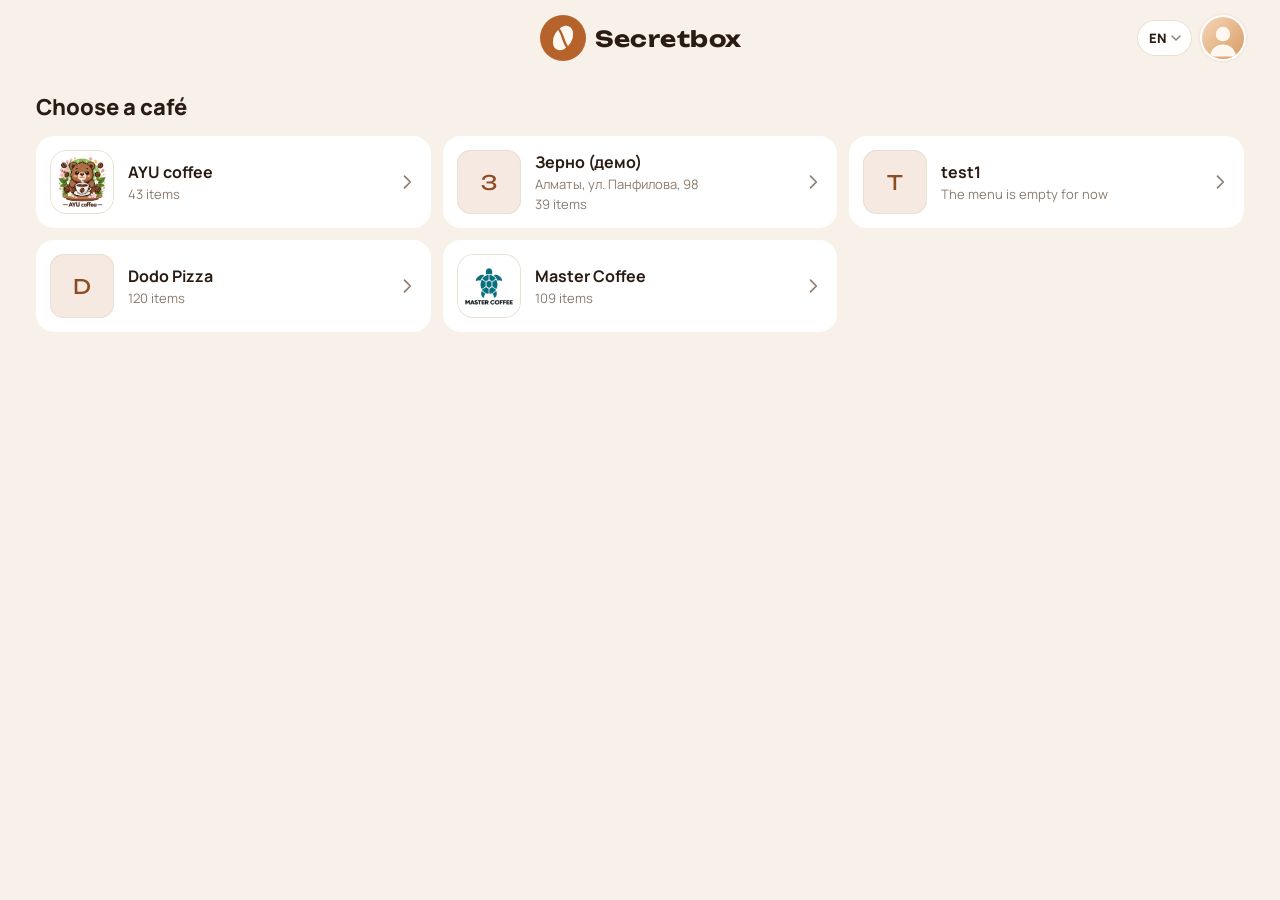
<file: coffee-menu/index.html>
<!doctype html>
<html lang="ru">
<head>
  <meta charset="utf-8">
  <meta name="viewport" content="width=device-width, initial-scale=1, viewport-fit=cover">
  <meta name="theme-color" content="#f7f1ea" media="(prefers-color-scheme: light)">
  <meta name="theme-color" content="#15110e" media="(prefers-color-scheme: dark)">
  <title>Меню кофейни</title>
  <link rel="preconnect" href="https://fonts.googleapis.com">
  <link rel="preconnect" href="https://fonts.gstatic.com" crossorigin>
  <link href="https://fonts.googleapis.com/css2?family=Manrope:wght@400;500;600;700;800&family=Unbounded:wght@600;700&display=swap" rel="stylesheet">
  <link rel="stylesheet" href="styles.css">
</head>
<body>
  <header class="topbar">
    <div class="container topbar-inner" id="topbar"></div>
  </header>

  <main>
    <section class="container today" id="today" hidden>
      <div class="section-head">
        <h2 id="todayTitle">Сегодня в меню</h2>
        <span class="today-date" id="todayDate"></span>
      </div>
      <div class="specials" id="specials"></div>
    </section>

    <nav class="tabs-wrap" id="tabsWrap" aria-label="Разделы меню" hidden>
      <div class="container">
        <div class="tabs" id="tabs"></div>
      </div>
    </nav>

    <section class="container menu" id="menu">
      <div class="loading">Загружаем меню…</div>
    </section>

    <section class="container screen" id="screen" hidden></section>
  </main>

  <button class="cart-bar" id="cartBar" type="button" data-order hidden></button>

  <div class="toast" id="toast" role="status" aria-live="polite" hidden></div>

  <div class="overlay" id="overlay" hidden>
    <div class="sheet" id="sheet" role="dialog" aria-modal="true"></div>
  </div>

  <!-- api.js — единственное место, которое знает, откуда берутся данные (сейчас JSON, потом БД) -->
  <script src="i18n.js"></script>
  <script src="api.js"></script>
  <script src="modules/pickup.js"></script>
  <script src="modules/delivery.js"></script>
  <script src="app.js"></script>
</body>
</html>
</file>
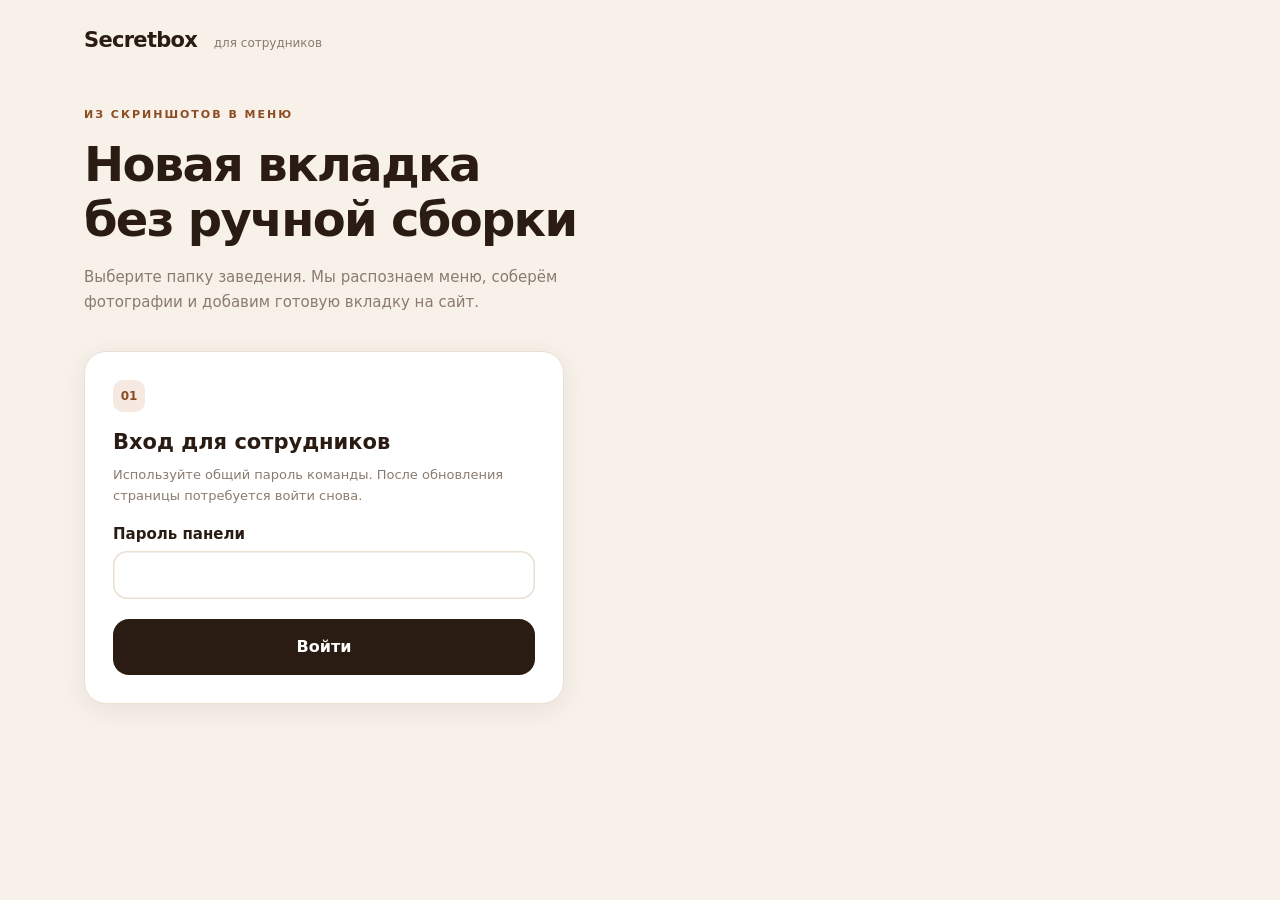
<file: coffee-menu/admin.html>
<!doctype html>
<html lang="ru">
<head>
  <meta charset="utf-8">
  <meta name="viewport" content="width=device-width, initial-scale=1">
  <meta name="referrer" content="no-referrer">
  <title>Новая вкладка — Secretbox</title>
  <link rel="stylesheet" href="styles.css">
  <link rel="stylesheet" href="admin/admin.css">
</head>
<body class="admin-page">
  <header class="admin-header"><a href="./" class="admin-brand">Secretbox <span>для сотрудников</span></a><button id="logout" class="btn-ghost small" hidden>Выйти</button></header>
  <main class="admin-main">
    <div class="admin-intro"><p class="eyebrow">ИЗ СКРИНШОТОВ В МЕНЮ</p><h1>Новая вкладка<br>без ручной сборки</h1><p>Выберите папку заведения. Мы распознаем меню, соберём фотографии и добавим готовую вкладку на сайт.</p></div>
    <section id="setup" class="admin-card" hidden><h2>Нужно подключить сервер</h2><p>Интерфейс готов. Для загрузки папок администратору нужно один раз подключить защищённый сервер панели.</p><a href="https://github.com/The-Fabulous/secretbox_menus/blob/main/menu-admin/README.md" target="_blank" rel="noopener">Инструкция по подключению ↗</a></section>
    <form id="loginForm" class="admin-card login-card" hidden>
      <div class="section-number">01</div><h2>Вход для сотрудников</h2><p>Используйте общий пароль команды. После обновления страницы потребуется войти снова.</p>
      <label class="field-label" for="password">Пароль панели</label><input class="text-input" id="password" type="password" autocomplete="current-password" required maxlength="512">
      <button class="btn-primary" id="loginButton">Войти</button><p id="loginError" class="field-error" role="alert"></p>
    </form>
    <div id="workspace" class="admin-grid" hidden>
      <form id="uploadForm" class="admin-card">
        <fieldset id="uploadFields">
          <div class="section-number">01</div><h2>Исходная папка</h2><p>Одна папка — одно заведение. Внутри: <code>cafe.json</code>, скрины меню и, при необходимости, логотип.</p>
          <label class="folder-picker" for="folder"><span class="folder-icon" aria-hidden="true">▣</span><strong>Выбрать папку заведения</strong><span>JPG, PNG, WebP, BMP · до 20 МБ</span><input id="folder" type="file" webkitdirectory multiple aria-label="Выбрать папку заведения"></label>
          <label class="field-label" for="cafeId">Имя папки новой вкладки</label><input class="text-input" id="cafeId" maxlength="64" placeholder="например, coffee_house" pattern="[a-z][a-z0-9_]{0,63}" required autocomplete="off" spellcheck="false">
          <p class="hint">Это постоянная часть ссылки. Название для гостей берётся из cafe.json.</p>
          <div id="preview" class="package-preview" hidden><h3 id="venueName"></h3><p id="packageSummary"></p><p id="moduleSummary"></p><ul id="fileList"></ul></div>
          <p id="packageError" class="field-error" role="alert"></p>
          <div class="upload-actions"><button id="createButton" class="btn-primary" disabled>Создать вкладку</button><a href="admin/example-cafe.json" download="cafe.json">Скачать пример конфига</a></div>
          <p class="hint">Исходники будут загружены в репозиторий сайта. Существующие вкладки не заменяются.</p>
        </fieldset>
        <p id="uploadError" class="field-error" role="alert"></p>
      </form>
      <section class="admin-card progress-card" aria-labelledby="progressTitle">
        <div class="section-number">02</div><h2 id="progressTitle">От папки до вкладки</h2><p>Обработка продолжится на сервере, даже если закрыть эту страницу.</p>
        <ol class="pipeline"><li data-stage="upload"><span>1</span><div><b>Загрузка исходников</b><small>Скриншоты и конфиг заведения</small></div></li><li data-stage="recognize"><span>2</span><div><b>Распознавание меню</b><small>Позиции, цены и фотографии</small></div></li><li data-stage="publish"><span>3</span><div><b>Публикация вкладки</b><small>Готовое меню появится на сайте</small></div></li></ol>
        <div id="jobStatus" role="status" aria-live="polite"><h3 id="statusTitle">Всё начинается с папки</h3><p id="statusDetail">Выберите исходники слева и проверьте название заведения.</p></div>
        <progress id="uploadProgress" max="100" value="0" hidden aria-label="Передача файлов"></progress>
        <ul id="jobSteps" class="job-steps"></ul>
        <div class="job-actions"><a id="openMenu" class="btn-primary" hidden>Открыть новую вкладку ↗</a><button id="refresh" class="btn-ghost small" hidden>Обновить статус</button><button id="retry" class="btn-ghost small" hidden>Повторить обработку</button><button id="newUpload" class="btn-ghost small" hidden>Ещё одно заведение</button><a id="runLink" target="_blank" rel="noopener" hidden>Подробности обработки ↗</a></div>
      </section>
    </div>
  </main>
  <script type="module" src="admin/admin.mjs"></script>
</body>
</html>
</file>
<file: coffee-menu/styles.css>
:root {
  color-scheme: light;
  --bg: #f7f1ea;
  --surface: #ffffff;
  --surface-2: #f3ebe2;
  --text: #2a1c13;
  --text-2: #4a3a2e;
  --muted: #8b7b6e;
  --line: #eadfd3;
  /* фирменный цвет: кофейня может задать свой (theme.accent в tabs/<id>/cafe.json), остальные оттенки считаются от него */
  --accent: #b5622b;
  --on-accent: #fff;
  --accent-dark: color-mix(in srgb, var(--accent) 78%, #000);
  --accent-soft: color-mix(in srgb, var(--accent) 14%, #fff);
  /* тёмные кнопки и плашки («Оплатить», плашка заказа, активная вкладка) */
  --ink: #2a1c13;
  --ink-hover: #3d2a1d;
  --on-ink: #fff;
  --round-bg: rgba(255, 255, 255, .92);
  --hot: #e2493b;
  --radius: 18px;
  --shadow: 0 6px 24px rgba(74, 44, 20, .08);
  --shadow-lg: 0 20px 60px rgba(42, 24, 10, .25);
  --gutter: 16px;
  --font: 'Manrope', system-ui, -apple-system, 'Segoe UI', Roboto, sans-serif;
}

/* тёмная тема — по настройке телефона/компьютера */
@media (prefers-color-scheme: dark) {
  :root {
    color-scheme: dark;
    --bg: #15110e;
    --surface: #211a15;
    --surface-2: #2c231d;
    --text: #f2e9e0;
    --text-2: #d6c9bd;
    --muted: #a39385;
    --line: #3a2f27;
    --accent-dark: color-mix(in srgb, var(--accent) 55%, #fff);
    --accent-soft: color-mix(in srgb, var(--accent) 26%, #211a15);
    --ink: #f2e9e0;
    --ink-hover: #ffffff;
    --on-ink: #1c1511;
    --round-bg: rgba(33, 26, 21, .9);
    --shadow: 0 6px 24px rgba(0, 0, 0, .35);
    --shadow-lg: 0 20px 60px rgba(0, 0, 0, .6);
  }
  /* логотипы кофеен рассчитаны на светлый фон */
  img.logo-mark { padding: 3px; border-radius: 12px; background: #fff; }
}

*,
*::before,
*::after { box-sizing: border-box; }

html { -webkit-text-size-adjust: 100%; }

body {
  margin: 0;
  font-family: var(--font);
  color: var(--text);
  background: var(--bg);
  -webkit-font-smoothing: antialiased;
  -webkit-tap-highlight-color: transparent;
  padding-bottom: calc(96px + env(safe-area-inset-bottom));
}
body.locked { overflow: hidden; }

h1, h2, h3, p { margin: 0; }
button { font: inherit; color: inherit; cursor: pointer; border: 0; background: none; padding: 0; }
svg { fill: none; stroke: currentColor; stroke-width: 2; stroke-linecap: round; stroke-linejoin: round; }

.container {
  width: 100%;
  max-width: 1240px;
  margin: 0 auto;
  padding: 0 var(--gutter);
}

/* ───────── шапка */

.topbar { padding: 14px 0 6px; }
.topbar-inner {
  display: grid;
  grid-template-columns: 1fr auto 1fr;
  align-items: center;
  gap: 12px;
}

.top-left { display: flex; flex-direction: column; align-items: flex-start; gap: 4px; min-width: 0; }

/* кнопка «Проверить API» — только для персонала (?staff=1) */
.api-chip {
  display: inline-flex;
  align-items: center;
  gap: 6px;
  padding: 7px 14px 7px 11px;
  border-radius: 999px;
  background: var(--accent-soft);
  color: var(--accent-dark);
  box-shadow: inset 0 0 0 1.5px var(--accent);
  font-weight: 800;
  font-size: 13px;
  white-space: nowrap;
}
.api-chip:hover { background: var(--accent); color: var(--on-accent); }
.api-dot { width: 9px; height: 9px; flex: none; border-radius: 50%; background: #b9ada2; }
.api-dot.ok { background: #2f9e44; box-shadow: 0 0 0 3px color-mix(in srgb, #2f9e44 25%, transparent); }
.api-dot.fail { background: var(--hot); box-shadow: 0 0 0 3px color-mix(in srgb, var(--hot) 25%, transparent); }
.api-dot.checking { background: #f0a020; animation: pulse 1s ease-in-out infinite; }
@keyframes pulse { 50% { opacity: .35; } }
.api-status {
  display: flex;
  align-items: flex-start;
  gap: 12px;
  margin-top: 16px;
  padding: 14px;
  border-radius: 16px;
  background: var(--surface);
}
.api-status .api-dot { margin-top: 5px; width: 12px; height: 12px; }
.api-status div { display: flex; flex-direction: column; gap: 2px; }
.api-status b { font-size: 15px; }
.api-status small { font-size: 12.5px; color: var(--muted); }
.api-status.ok b { color: #2b8a3e; }
.api-status.fail b { color: var(--hot); }
.btn-primary:disabled { opacity: .6; cursor: progress; }
.table-pill {
  padding: 4px 10px;
  border-radius: 999px;
  background: var(--accent-soft);
  color: var(--accent-dark);
  font-weight: 800;
  font-size: 12.5px;
  white-space: nowrap;
}

.address {
  display: flex;
  align-items: center;
  gap: 8px;
  min-width: 0;
  max-width: 100%;
  color: inherit;
  text-decoration: none;
}
.address svg { width: 22px; height: 22px; flex: none; color: var(--accent); }
.address-text { display: flex; flex-direction: column; min-width: 0; line-height: 1.2; }
.address-text b,
.address-text small { white-space: nowrap; overflow: hidden; text-overflow: ellipsis; }
.address-text b { font-size: 14px; }
.address-text small { font-size: 12px; color: var(--muted); }

.logo {
  display: flex;
  align-items: center;
  gap: 8px;
  color: var(--text);
  text-decoration: none;
}
.logo { min-width: 0; max-width: 42vw; }
.logo-mark { width: 48px; height: 48px; flex: none; object-fit: contain; }
.logo-letter,
.cafe-logo.logo-letter {
  display: grid;
  place-items: center;
  border-radius: 14px;
  background: var(--accent-soft);
  color: var(--accent-dark);
  font-family: 'Unbounded', var(--font);
  font-size: 20px;
}
.logo-text {
  font-family: 'Unbounded', var(--font);
  font-weight: 700;
  font-size: 22px;
  letter-spacing: .02em;
  white-space: nowrap;
  overflow: hidden;
  text-overflow: ellipsis;
  max-width: 100%;
}

.top-right { justify-self: end; display: flex; align-items: center; gap: 10px; }

/* переключатель языка */
.lang { position: relative; }
.lang-btn {
  display: flex;
  align-items: center;
  gap: 2px;
  height: 36px;
  padding: 0 8px 0 12px;
  border-radius: 999px;
  background: var(--surface);
  box-shadow: inset 0 0 0 1px var(--line);
  font-weight: 800;
  font-size: 13px;
}
.lang-btn svg { width: 16px; height: 16px; color: var(--muted); }
.lang-btn:hover { box-shadow: inset 0 0 0 1px var(--accent); }
.lang-menu {
  position: absolute;
  z-index: 40;
  top: calc(100% + 6px);
  right: 0;
  display: flex;
  flex-direction: column;
  min-width: 160px;
  padding: 6px;
  border-radius: 16px;
  background: var(--surface);
  box-shadow: var(--shadow-lg);
}
.lang-menu[hidden] { display: none; }
.lang-menu button {
  display: flex;
  align-items: center;
  gap: 10px;
  padding: 10px 12px;
  border-radius: 10px;
  font-weight: 600;
  font-size: 14px;
  text-align: left;
}
.lang-menu button b { width: 24px; font-size: 12px; color: var(--muted); }
.lang-menu button:hover { background: var(--surface-2); }
.lang-menu button.active { background: var(--accent-soft); color: var(--accent-dark); }

.avatar {
  flex: none;
  width: 42px;
  height: 42px;
  border-radius: 50%;
  overflow: hidden;
  box-shadow: 0 0 0 2px var(--surface), 0 0 0 4px var(--accent-soft);
}
.avatar img { width: 100%; height: 100%; display: block; }

/* ───────── сегодня */

.today { padding-top: 18px; }

.section-head {
  display: flex;
  align-items: baseline;
  justify-content: space-between;
  gap: 12px;
  margin-bottom: 12px;
}
.section-head h2 { font-size: 22px; font-weight: 800; }
.today-date { color: var(--muted); font-size: 13px; }

.specials {
  display: grid;
  grid-template-columns: repeat(3, minmax(0, 1fr));
  gap: 14px;
}

.special {
  display: flex;
  gap: 14px;
  padding: 12px;
  background: var(--surface);
  border-radius: 22px;
  box-shadow: var(--shadow);
  cursor: pointer;
  transition: transform .2s, box-shadow .2s;
  outline: none;
}
.special:hover,
.special:focus-visible { transform: translateY(-2px); box-shadow: 0 12px 32px rgba(74, 44, 20, .13); }

.special-pic { position: relative; width: 132px; flex: none; }
.special-pic .pic { height: 100%; min-height: 132px; aspect-ratio: auto; font-size: 64px; }

.special-body { display: flex; flex-direction: column; min-width: 0; flex: 1; }
.special-label {
  align-self: flex-start;
  font-size: 11px;
  font-weight: 800;
  letter-spacing: .06em;
  text-transform: uppercase;
  color: var(--accent);
  background: var(--accent-soft);
  padding: 4px 8px;
  border-radius: 999px;
  margin-bottom: 6px;
}
.special-body h3 { font-size: 17px; line-height: 1.25; }
.special-body p { font-size: 13px; color: var(--muted); margin-top: 4px; line-height: 1.35; }
.special-foot { margin-top: auto; padding-top: 10px; display: flex; flex-direction: column; gap: 8px; }

/* ───────── лента разделов */

.tabs-wrap {
  position: sticky;
  top: 0;
  z-index: 20;
  margin-top: 22px;
  padding: 10px 0;
  background: color-mix(in srgb, var(--bg) 88%, transparent);
  backdrop-filter: blur(12px);
  -webkit-backdrop-filter: blur(12px);
  transition: box-shadow .2s;
}
.tabs-wrap.stuck { box-shadow: 0 6px 18px rgba(74, 44, 20, .08); }

.tabs {
  position: relative;
  display: flex;
  gap: 8px;
  overflow-x: auto;
  scrollbar-width: none;
  margin: 0 calc(var(--gutter) * -1);
  padding: 2px var(--gutter);
  scroll-padding: 0 var(--gutter);
}
.tabs::-webkit-scrollbar { display: none; }

.tab {
  flex: none;
  display: flex;
  align-items: center;
  gap: 6px;
  padding: 10px 16px;
  border-radius: 999px;
  background: var(--surface);
  font-weight: 700;
  font-size: 14px;
  white-space: nowrap;
  box-shadow: inset 0 0 0 1px var(--line);
  transition: background .2s, color .2s, box-shadow .2s;
}
.tab:hover { box-shadow: inset 0 0 0 1px var(--accent); }
.tab.active { background: var(--ink); color: var(--on-ink); box-shadow: none; }
.tab-emoji { font-size: 16px; }
.tab-icon { position: relative; padding: 0; width: 42px; justify-content: center; }
.tab-icon svg { width: 18px; height: 18px; stroke-width: 2.4; }
.tab-icon.on { box-shadow: inset 0 0 0 2px var(--accent); color: var(--accent-dark); }
.tab-count {
  position: absolute;
  top: -4px;
  right: -4px;
  display: grid;
  place-items: center;
  min-width: 18px;
  height: 18px;
  padding: 0 4px;
  border-radius: 999px;
  background: var(--accent);
  color: var(--on-accent);
  font-size: 11px;
  font-weight: 800;
}
/* у иконок в ленте место под счётчик, чтобы он не обрезался */
.tabs { padding-top: 6px; }

/* строка поиска на месте ленты разделов */
.search-bar {
  display: flex;
  align-items: center;
  gap: 10px;
  flex: 1;
  min-width: 0;
  height: 42px;
  padding: 0 6px 0 14px;
  border-radius: 999px;
  background: var(--surface);
  box-shadow: inset 0 0 0 1.5px var(--accent);
}
.search-bar > svg { width: 18px; height: 18px; flex: none; color: var(--muted); stroke-width: 2.4; }
.search-bar input {
  flex: 1;
  min-width: 0;
  height: 100%;
  border: 0;
  background: none;
  font: inherit;
  font-size: 16px; /* меньше 16px — iOS увеличивает страницу при фокусе */
  color: var(--text);
  outline: none;
}
.search-bar input::-webkit-search-cancel-button { display: none; }
.search-bar .link { flex: none; padding: 0 10px; }

/* ───────── меню */

.menu { padding-top: 6px; }
.group { margin-top: 18px; }
.group-title { font-size: 20px; font-weight: 800; margin-bottom: 12px; }
.group-title span { color: var(--muted); font-weight: 600; font-size: 15px; margin-left: 4px; }

.grid {
  display: grid;
  grid-template-columns: repeat(auto-fill, minmax(210px, 1fr));
  gap: 16px;
}

/* «картинка» позиции */
.pic {
  position: relative;
  display: grid;
  place-items: center;
  aspect-ratio: 1;
  border-radius: 16px;
  overflow: hidden;
  font-size: clamp(54px, 9vw, 84px);
  background:
    radial-gradient(circle at 28% 22%, rgba(255, 255, 255, .85), transparent 42%),
    radial-gradient(circle at 80% 90%, rgba(0, 0, 0, .08), transparent 45%),
    linear-gradient(150deg, var(--c1), var(--c2));
}
.pic::before,
.pic::after {
  content: '';
  position: absolute;
  border-radius: 50%;
  border: 2px solid rgba(255, 255, 255, .45);
}
.pic::before { width: 78%; aspect-ratio: 1; }
.pic::after { width: 56%; aspect-ratio: 1; background: rgba(255, 255, 255, .28); border: 0; }
.pic span {
  position: relative;
  z-index: 1;
  line-height: 1;
  filter: drop-shadow(0 10px 12px rgba(60, 30, 10, .28));
  transition: transform .3s cubic-bezier(.3, 1.5, .5, 1);
}
/* фото позиции (image_url) ложится поверх иконки; если файла нет — img удаляется и видна иконка */
.pic img {
  position: absolute;
  inset: 0;
  z-index: 2;
  width: 100%;
  height: 100%;
  object-fit: cover;
  background: var(--surface-2);
}
/* в большом окне позиции фото целиком (contain), а по бокам — цвет его фона: под фото лежит его копия,
   растянутая так, что видно только левый верхний угол (там всегда фон), и размытая в ровный цвет */
.pic.xl img { object-fit: contain; background: none; z-index: 3; }
.pic.xl img.pic-blur {
  z-index: 2;
  inset: -60px;              /* с запасом: у размытия края прозрачные — пусть они будут за пределами окна */
  width: calc(100% + 120px);
  height: calc(100% + 120px);
  object-fit: cover;
  object-position: 0 0;
  transform: scale(8);
  transform-origin: 60px 60px;
  filter: blur(16px);
}

.card {
  position: relative;
  display: flex;
  flex-direction: column;
  background: var(--surface);
  border-radius: var(--radius);
  padding: 8px;
  cursor: pointer;
  transition: transform .2s, box-shadow .2s;
  outline: none;
}
.card:hover,
.card:focus-visible { box-shadow: var(--shadow); transform: translateY(-2px); }
.card:hover .pic span,
.special:hover .pic span { transform: scale(1.08) rotate(-4deg); }

.card-pic { position: relative; }
.badge {
  position: absolute;
  top: 8px;
  left: 8px;
  z-index: 2;
  padding: 4px 9px;
  border-radius: 999px;
  font-size: 11px;
  font-weight: 800;
  color: var(--on-ink);
  background: var(--ink);
}
.badge.hot { background: var(--hot); }
.badge.big { top: 16px; left: 16px; font-size: 13px; padding: 6px 12px; }

.card-body {
  display: flex;
  flex-direction: column;
  flex: 1;
  padding: 10px 4px 2px;
}
.card-title {
  font-size: 15px;
  font-weight: 700;
  line-height: 1.25;
}
.card-short {
  margin-top: 4px;
  font-size: 12.5px;
  line-height: 1.35;
  color: var(--muted);
  display: -webkit-box;
  -webkit-line-clamp: 2;
  -webkit-box-orient: vertical;
  overflow: hidden;
}
.card-price {
  display: flex;
  align-items: baseline;
  gap: 8px;
  margin: auto 0 10px;
  padding-top: 10px;
}
.card-price b { font-size: 17px; font-weight: 800; }
.card-price s, .pm-price s { color: var(--muted); font-size: 13px; }

/* ───────── кнопки */

.btn-add {
  display: flex;
  align-items: center;
  justify-content: center;
  gap: 6px;
  width: 100%;
  height: 40px;
  border-radius: 12px;
  background: var(--accent-soft);
  color: var(--accent-dark);
  font-weight: 800;
  font-size: 14px;
  transition: background .15s, color .15s, transform .1s;
}
.btn-add svg { width: 16px; height: 16px; stroke-width: 2.6; }
.btn-add:hover { background: var(--accent); color: var(--on-accent); }
.btn-add:active { transform: scale(.97); }

.btn-add.big {
  height: 54px;
  border-radius: 16px;
  background: var(--accent);
  color: var(--on-accent);
  font-size: 16px;
  gap: 10px;
}
.btn-add.big:hover { background: var(--accent-dark); }
.btn-sub { opacity: .8; font-weight: 600; }

.stepper {
  display: flex;
  align-items: center;
  justify-content: space-between;
  height: 40px;
  border-radius: 12px;
  background: var(--accent);
  color: var(--on-accent);
  font-weight: 800;
  overflow: hidden;
}
.stepper button {
  width: 40px;
  height: 100%;
  font-size: 20px;
  font-weight: 700;
  transition: background .15s;
}
.stepper button:hover { background: rgba(0, 0, 0, .12); }
.stepper.big { height: 54px; border-radius: 16px; font-size: 16px; }
.stepper.big button { width: 54px; font-size: 24px; }
.stepper.mini { height: 32px; width: 104px; border-radius: 10px; background: var(--surface-2); color: var(--text); font-size: 14px; }
.stepper.mini button { width: 32px; font-size: 18px; }

.btn-primary {
  display: block;
  width: 100%;
  height: 56px;
  border-radius: 16px;
  background: var(--ink);
  color: var(--on-ink);
  font-weight: 800;
  font-size: 16px;
  transition: transform .1s, background .2s;
}
.btn-primary:hover { background: var(--ink-hover); }
.btn-primary:active { transform: scale(.98); }

/* ───────── плашка заказа */

.cart-bar {
  position: fixed;
  z-index: 30;
  left: 50%;
  bottom: calc(14px + env(safe-area-inset-bottom));
  transform: translateX(-50%);
  width: min(460px, calc(100% - 2 * var(--gutter)));
  display: flex;
  align-items: center;
  justify-content: space-between;
  gap: 12px;
  height: 60px;
  padding: 0 20px 0 10px;
  border-radius: 20px;
  background: var(--ink);
  color: var(--on-ink);
  font-weight: 700;
  font-size: 15px;
  box-shadow: 0 14px 34px rgba(42, 24, 10, .35);
  animation: rise .35s cubic-bezier(.2, 1.3, .4, 1);
}
.cart-bar[hidden] { display: none; }
.cart-bar b { font-size: 17px; }
.cart-bar-left { display: flex; align-items: center; gap: 12px; }
.cart-bar-count {
  display: grid;
  place-items: center;
  min-width: 40px;
  height: 40px;
  padding: 0 8px;
  border-radius: 13px;
  background: var(--accent);
  color: var(--on-accent);
  font-weight: 800;
}
.cart-bar.bump .cart-bar-count { animation: bump .35s; }

@keyframes rise { from { transform: translate(-50%, 120%); } }
@keyframes bump { 40% { transform: scale(1.25); } }

/* ───────── модальные окна */

.overlay {
  position: fixed;
  inset: 0;
  z-index: 50;
  display: flex;
  align-items: center;
  justify-content: center;
  padding: 24px;
  background: rgba(30, 18, 10, 0);
  transition: background .25s;
}
.overlay[hidden] { display: none; }
.overlay.open { background: rgba(30, 18, 10, .5); }

.sheet {
  position: relative;
  display: flex;
  flex-direction: column;
  width: 100%;
  max-width: 780px;
  max-height: min(92vh, 1000px);
  background: var(--bg);
  border-radius: 28px;
  overflow: hidden;
  box-shadow: var(--shadow-lg);
  transform: translateY(24px) scale(.98);
  opacity: 0;
  transition: transform .3s cubic-bezier(.2, 1, .3, 1), opacity .25s;
}
.sheet.order { max-width: 560px; }
.overlay.open .sheet { transform: none; opacity: 1; }
.sheet.swap .sheet-scroll { animation: swap .3s ease; }
@keyframes swap { from { opacity: 0; transform: translateX(16px); } }

.sheet-scroll {
  overflow-y: auto;
  overscroll-behavior: contain;
  -webkit-overflow-scrolling: touch;
}

.sheet-controls {
  position: absolute;
  z-index: 5;
  top: 14px;
  left: 14px;
  right: 14px;
  display: flex;
  justify-content: space-between;
  pointer-events: none;
}
.round-btn {
  pointer-events: auto;
  display: grid;
  place-items: center;
  width: 42px;
  height: 42px;
  border-radius: 50%;
  background: var(--round-bg);
  color: var(--text);
  box-shadow: 0 4px 14px rgba(42, 24, 10, .15);
  backdrop-filter: blur(6px);
  transition: transform .15s;
}
.round-btn:hover { transform: scale(1.06); }
.round-btn svg { width: 20px; height: 20px; stroke-width: 2.4; }

/* окно позиции */
.pm-hero { position: relative; }
.pm-hero .pic {
  aspect-ratio: auto;
  height: clamp(260px, 42vh, 380px);
  border-radius: 0;
  font-size: clamp(120px, 22vw, 170px);
}
.pm-hero .pic::before { width: auto; height: 82%; }
.pm-hero .pic::after { width: auto; height: 58%; }

.pm-body {
  position: relative;
  margin-top: -24px;
  padding: 24px 24px 32px;
  background: var(--bg);
  border-radius: 24px 24px 0 0;
}
.pm-title { font-size: 26px; font-weight: 800; line-height: 1.2; }
.pm-title-row { display: flex; align-items: flex-start; justify-content: space-between; gap: 12px; }
.pm-tags { display: flex; flex-wrap: wrap; gap: 6px; margin-top: 10px; }

/* метки позиций: «🔥 Хит», «🌱 Веган» */
.tag {
  display: inline-flex;
  align-items: center;
  gap: 2px;
  padding: 4px 10px;
  border-radius: 999px;
  background: color-mix(in srgb, var(--tag, var(--accent)) 14%, var(--surface));
  color: color-mix(in srgb, var(--tag, var(--accent)) 80%, var(--text));
  font-size: 12.5px;
  font-weight: 800;
  white-space: nowrap;
}
.tag-on-pic {
  position: absolute;
  z-index: 3;
  top: 8px;
  left: 8px;
  max-width: calc(100% - 56px);
  overflow: hidden;
  text-overflow: ellipsis;
  background: color-mix(in srgb, var(--tag, var(--accent)) 12%, #fff);
  color: color-mix(in srgb, var(--tag, var(--accent)) 85%, #000);
  font-size: 11.5px;
  box-shadow: 0 2px 6px rgba(0, 0, 0, .08);
}

/* сердечко «в избранное» */
.fav-btn {
  position: absolute;
  z-index: 3;
  top: 6px;
  right: 6px;
  display: grid;
  place-items: center;
  width: 34px;
  height: 34px;
  border-radius: 50%;
  background: var(--round-bg);
  color: var(--muted);
  box-shadow: 0 2px 8px rgba(0, 0, 0, .1);
  transition: transform .15s, color .15s;
}
.fav-btn svg { width: 18px; height: 18px; stroke-width: 2.2; }
.fav-btn:hover { transform: scale(1.08); color: var(--hot); }
.fav-btn.on { color: var(--hot); }
.fav-btn.on svg { fill: currentColor; }
.fav-btn.big { position: static; flex: none; width: 42px; height: 42px; background: var(--surface); box-shadow: inset 0 0 0 1px var(--line); }
.fav-btn.big svg { width: 20px; height: 20px; }
.pm-meta {
  display: flex;
  flex-wrap: wrap;
  gap: 6px;
  margin-top: 10px;
}
.pm-meta span {
  font-size: 13px;
  font-weight: 600;
  color: var(--muted);
  padding: 5px 10px;
  border-radius: 999px;
  background: var(--surface);
}

.sizes { display: flex; gap: 8px; margin-top: 18px; }
.size {
  flex: 1;
  display: flex;
  flex-direction: column;
  align-items: center;
  gap: 2px;
  padding: 10px 8px;
  border-radius: 14px;
  background: var(--surface);
  box-shadow: inset 0 0 0 1.5px var(--line);
  transition: box-shadow .15s, background .15s;
}
.size b { font-size: 15px; }
.size small { font-size: 12px; color: var(--muted); }
.size.active { box-shadow: inset 0 0 0 2px var(--accent); background: var(--accent-soft); }

.pm-buy {
  display: grid;
  grid-template-columns: auto 1fr;
  align-items: center;
  gap: 16px;
  margin-top: 18px;
}
.pm-price { display: flex; flex-direction: column; }
.pm-price b { font-size: 26px; font-weight: 800; white-space: nowrap; }

.pm-desc { margin-top: 20px; font-size: 15px; line-height: 1.6; color: var(--text-2); }

.pm-h { margin: 26px 0 12px; font-size: 17px; font-weight: 800; }
.pm-h small { font-weight: 600; color: var(--muted); font-size: 13px; margin-left: 4px; }

.nutri { display: grid; grid-template-columns: repeat(var(--cols, 4), 1fr); gap: 8px; }
.nutri div {
  display: flex;
  flex-direction: column;
  align-items: center;
  padding: 12px 6px;
  border-radius: 14px;
  background: var(--surface);
  text-align: center;
}
.nutri b { font-size: 20px; font-weight: 800; }
.nutri small { font-size: 12px; color: var(--muted); }

.chips { display: flex; flex-wrap: wrap; gap: 6px; }
.chips span {
  font-size: 13px;
  font-weight: 600;
  padding: 7px 12px;
  border-radius: 999px;
  background: var(--surface);
  box-shadow: inset 0 0 0 1px var(--line);
}

.facts { margin: 18px 0 0; background: var(--surface); border-radius: 16px; padding: 4px 16px; }
.facts div {
  display: flex;
  justify-content: space-between;
  gap: 16px;
  padding: 11px 0;
  font-size: 14px;
}
.facts div + div { border-top: 1px solid var(--line); }
.facts dt { color: var(--muted); }
.facts dd { margin: 0; font-weight: 700; text-align: right; }

.rec-title { margin-top: 30px; }
.rec-row {
  display: grid;
  grid-auto-flow: column;
  grid-auto-columns: 180px;
  gap: 12px;
  overflow-x: auto;
  margin: 0 -24px;
  padding: 2px 24px 8px;
  scroll-snap-type: x mandatory;
  scroll-padding: 0 24px;
  scrollbar-width: thin;
}
.rec-row .card { scroll-snap-align: start; }
.rec-row .pic { font-size: 60px; }

/* окно заказа */
.om { padding: 24px 24px 0; }
.om-head { display: flex; align-items: baseline; gap: 16px; padding-right: 48px; }
.om-title { font-size: 26px; font-weight: 800; }
.link { color: var(--accent); font-weight: 700; font-size: 14px; }
.link:hover { text-decoration: underline; }

.lines { list-style: none; margin: 18px 0 0; padding: 0; display: flex; flex-direction: column; gap: 8px; }
.line {
  display: grid;
  grid-template-columns: 64px 1fr auto;
  align-items: center;
  gap: 12px;
  padding: 10px;
  border-radius: 16px;
  background: var(--surface);
}
.line-pic { cursor: pointer; }
.line-pic .pic { border-radius: 12px; font-size: 34px; }
.line-info { display: flex; flex-direction: column; gap: 2px; min-width: 0; cursor: pointer; }
.line-info b { font-size: 15px; line-height: 1.25; }
.line-info small { font-size: 12.5px; color: var(--muted); }
.line-info .line-mods { color: var(--accent-dark); font-weight: 600; }

/* добавки в окне позиции */
.mods { display: flex; flex-direction: column; gap: 16px; margin-top: 20px; }
.mod-head { display: flex; align-items: baseline; gap: 8px; margin-bottom: 8px; }
.mod-head h3 { font-size: 15px; font-weight: 800; }
.mod-head small { font-size: 12.5px; color: var(--muted); }
.mod-options { display: flex; flex-wrap: wrap; gap: 8px; }
.mod {
  display: flex;
  align-items: baseline;
  gap: 6px;
  padding: 9px 14px;
  border-radius: 999px;
  background: var(--surface);
  box-shadow: inset 0 0 0 1.5px var(--line);
  font-weight: 600;
  font-size: 14px;
  transition: box-shadow .15s, background .15s;
}
.mod small { font-size: 12.5px; color: var(--muted); font-weight: 600; }
.mod:hover { box-shadow: inset 0 0 0 1.5px var(--accent); }
.mod.active { background: var(--accent-soft); box-shadow: inset 0 0 0 2px var(--accent); color: var(--accent-dark); }
.mod.active small { color: var(--accent-dark); }

/* комментарий к заказу */
.comment {
  width: 100%;
  padding: 12px 14px;
  border: 0;
  border-radius: 14px;
  background: var(--surface);
  box-shadow: inset 0 0 0 1.5px var(--line);
  font: inherit;
  font-size: 16px;
  color: var(--text);
  resize: vertical;
}
.comment:focus { outline: none; box-shadow: inset 0 0 0 2px var(--accent); }

/* поле ввода имени */
.field-label { display: block; margin: 18px 0 8px; font-size: 15px; font-weight: 800; }
.text-input {
  width: 100%;
  height: 48px;
  padding: 0 14px;
  border: 0;
  border-radius: 14px;
  background: var(--surface);
  box-shadow: inset 0 0 0 1.5px var(--line);
  font: inherit;
  font-size: 16px;
  color: var(--text);
}
.text-input:focus { outline: none; box-shadow: inset 0 0 0 2px var(--accent); }
.fulfillment-panel { margin-top: 16px; padding: 16px; background: var(--surface-2); border-radius: 16px; }
.fulfillment-panel > p { line-height: 1.5; }
.demo-note { padding: 12px 14px; border-radius: 12px; background: var(--accent-soft); color: var(--accent-dark); font-size: 13px; line-height: 1.5; }
.fulfillment-panel .demo-note { margin-top: 0; }
.field-error { color: #ba3838; font-size: 13px; margin: 8px 0; line-height: 1.5; }
.text-input[aria-invalid="true"] { box-shadow: inset 0 0 0 2px #ba3838; }
.pay:disabled { opacity: .5; cursor: not-allowed; }
.demo-label { display: block; color: var(--accent-dark); }
.receipt-icon { font-size: 48px; margin-bottom: 12px; }
.receipt > p { overflow-wrap: anywhere; }
.receipt > .pay { width: 100%; margin-top: 20px; }

.btn-ghost {
  height: 48px;
  padding: 0 18px;
  border-radius: 14px;
  background: var(--surface);
  box-shadow: inset 0 0 0 1.5px var(--line);
  font-weight: 800;
  font-size: 15px;
  white-space: nowrap;
}
.btn-ghost:hover { box-shadow: inset 0 0 0 1.5px var(--accent); }
.btn-ghost.small { height: 36px; padding: 0 12px; border-radius: 10px; font-size: 13.5px; }

/* фильтры: ползунок цены */
.range { width: 100%; accent-color: var(--accent); height: 28px; }
.range-scale { display: flex; justify-content: space-between; font-size: 12.5px; color: var(--muted); }
.filter-actions { display: grid; grid-template-columns: auto 1fr; gap: 10px; margin-top: 28px; }

/* история заказов */
.history { list-style: none; margin: 0; padding: 0; display: flex; flex-direction: column; gap: 8px; }
.history-item { padding: 14px; border-radius: 16px; background: var(--surface); }
.history-head { display: flex; justify-content: space-between; align-items: baseline; gap: 10px; }
.history-head small { color: var(--muted); font-size: 12.5px; }
.history-item p { margin: 6px 0 10px; font-size: 14px; line-height: 1.4; color: var(--text-2); }
.history-foot { display: flex; justify-content: space-between; align-items: center; gap: 10px; }
.history-foot small { color: var(--muted); font-size: 13px; }
.history-foot small b { color: var(--text); }
.om > .hint:first-of-type { margin-top: 6px; }

/* уведомление «Заказ № 3 оформлен» */
.toast {
  position: fixed;
  z-index: 100;
  left: 50%;
  bottom: calc(86px + env(safe-area-inset-bottom));
  transform: translateX(-50%);
  max-width: min(480px, calc(100% - 2 * var(--gutter)));
  padding: 14px 18px;
  border-radius: 14px;
  background: var(--ink);
  color: var(--on-ink);
  font-weight: 700;
  font-size: 14.5px;
  line-height: 1.4;
  text-align: center;
  box-shadow: var(--shadow-lg);
}
.toast[hidden] { display: none; }
.toast.show { animation: rise .35s cubic-bezier(.2, 1.3, .4, 1); }
.line-right { display: flex; flex-direction: column; align-items: flex-end; gap: 8px; }
.line-right > b { font-size: 16px; white-space: nowrap; }

.segmented {
  display: grid;
  grid-template-columns: 1fr 1fr;
  gap: 4px;
  padding: 4px;
  border-radius: 16px;
  background: var(--surface-2);
}
.segmented button {
  height: 46px;
  border-radius: 12px;
  font-weight: 700;
  font-size: 15px;
  color: var(--muted);
  transition: background .15s, color .15s, box-shadow .15s;
}
.segmented button.active { background: var(--surface); color: var(--text); box-shadow: 0 2px 8px rgba(74, 44, 20, .1); }

.times { display: grid; grid-template-columns: repeat(auto-fill, minmax(150px, 1fr)); gap: 8px; }
.time {
  display: flex;
  flex-direction: column;
  align-items: flex-start;
  gap: 2px;
  padding: 12px 14px;
  border-radius: 14px;
  background: var(--surface);
  text-align: left;
  box-shadow: inset 0 0 0 1.5px var(--line);
  transition: box-shadow .15s, background .15s;
}
.time b { font-size: 15px; }
.time small { font-size: 12.5px; color: var(--muted); }
.time.active { box-shadow: inset 0 0 0 2px var(--accent); background: var(--accent-soft); }
.hint { margin-top: 10px; font-size: 12.5px; color: var(--muted); }

.summary {
  margin-top: 22px;
  padding: 6px 16px;
  border-radius: 16px;
  background: var(--surface);
}
.summary div { display: flex; justify-content: space-between; padding: 10px 0; font-size: 15px; color: var(--muted); }
.summary .total { border-top: 1px dashed var(--line); color: var(--text); font-weight: 800; font-size: 18px; }

.pay-wrap {
  position: sticky;
  bottom: 0;
  margin: 18px -24px 0;
  padding: 14px 24px calc(18px + env(safe-area-inset-bottom));
  background: linear-gradient(to top, var(--bg) 75%, transparent);
}
.pay { background: var(--accent); }
.pay:hover { background: var(--accent-dark); }

.empty { display: flex; flex-direction: column; align-items: center; gap: 6px; padding: 40px 0 32px; text-align: center; }
.empty-emoji { font-size: 64px; margin-bottom: 8px; }
.empty p { font-size: 18px; font-weight: 800; }
.empty small { color: var(--muted); margin-bottom: 18px; }
.empty code {
  max-width: 100%;
  padding: 6px 10px;
  border-radius: 8px;
  background: var(--surface-2);
  font-size: 13px;
  overflow-wrap: anywhere;
}
.empty.error small { max-width: 520px; margin-bottom: 10px; }

.loading { padding: 60px 0; text-align: center; color: var(--muted); font-weight: 600; }

/* ───────── выбор кофейни */

.screen { padding-top: 24px; }
.screen-title { font-size: 22px; font-weight: 800; margin-bottom: 14px; }
.cafes { display: grid; grid-template-columns: repeat(auto-fill, minmax(300px, 1fr)); gap: 12px; }
.cafe-card {
  display: flex;
  align-items: center;
  gap: 14px;
  padding: 14px;
  border-radius: var(--radius);
  background: var(--surface);
  color: inherit;
  text-decoration: none;
  transition: transform .2s, box-shadow .2s;
}
.cafe-card:hover { transform: translateY(-2px); box-shadow: var(--shadow); }
.cafe-card > svg { width: 20px; height: 20px; margin-left: auto; flex: none; color: var(--muted); }
.cafe-logo {
  width: 64px;
  height: 64px;
  flex: none;
  padding: 4px;
  border-radius: 16px;
  background: #fff;
  object-fit: contain;
  box-shadow: inset 0 0 0 1px var(--line);
}
.cafe-info { display: flex; flex-direction: column; gap: 2px; min-width: 0; }
.cafe-info b { font-size: 16px; }
.cafe-info small { font-size: 13px; color: var(--muted); }
.cafe-card.broken .cafe-status { color: var(--hot); }

/* ───────── планшет */

@media (max-width: 1000px) {
  .specials {
    grid-template-columns: none;
    grid-auto-flow: column;
    grid-auto-columns: minmax(340px, 46%);
    overflow-x: auto;
    scroll-snap-type: x mandatory;
    scrollbar-width: none;
    margin: 0 calc(var(--gutter) * -1);
    padding: 4px var(--gutter) 14px;
    scroll-padding: 0 var(--gutter);
  }
  .specials::-webkit-scrollbar { display: none; }
  .special { scroll-snap-align: start; }
}

/* ───────── телефон */

@media (max-width: 640px) {
  .topbar { padding-top: 10px; }
  .topbar-inner { gap: 8px; }
  .address svg { width: 18px; height: 18px; }
  .address-text b { font-size: 12.5px; }
  .address-text small { font-size: 11px; }
  .logo { flex-direction: column; gap: 2px; }
  .logo-mark { width: 36px; height: 36px; }
  .logo-text { font-size: 14px; }
  .cafes { grid-template-columns: 1fr; }
  .avatar { width: 38px; height: 38px; }
  .top-right { gap: 6px; }
  .lang-btn { height: 32px; padding: 0 4px 0 9px; font-size: 12px; }
  .lang-btn svg { width: 14px; height: 14px; }

  .today { padding-top: 12px; }
  .section-head h2 { font-size: 19px; }
  .specials { grid-auto-columns: 86%; gap: 10px; }
  .special { padding: 10px; gap: 12px; border-radius: 20px; }
  .special-pic { width: 112px; }
  .special-pic .pic { min-height: 112px; font-size: 54px; }
  .special-body h3 { font-size: 16px; }
  .special-body p { display: -webkit-box; -webkit-line-clamp: 2; -webkit-box-orient: vertical; overflow: hidden; }

  .tabs-wrap { margin-top: 8px; }
  .tab { padding: 9px 14px; font-size: 13.5px; }

  .group-title { font-size: 18px; }
  .grid { grid-template-columns: repeat(2, minmax(0, 1fr)); gap: 10px; }
  .card { padding: 6px; border-radius: 16px; }
  .card-body { padding: 8px 3px 2px; }
  .card-title { font-size: 14px; }
  .card-short { font-size: 12px; }
  .card-price b { font-size: 16px; }
  .btn-add, .stepper:not(.mini) { height: 38px; font-size: 13.5px; }
  .btn-add.big, .stepper.big { height: 52px; font-size: 15px; }

  /* окна — снизу на весь экран */
  .overlay { padding: 0; align-items: flex-end; }
  .sheet,
  .sheet.order {
    max-width: none;
    max-height: calc(100dvh - 24px);
    border-radius: 24px 24px 0 0;
    transform: translateY(100%);
    opacity: 1;
  }
  .sheet-controls { top: 12px; left: 12px; right: 12px; }

  .pm-hero .pic { height: 300px; }
  .pm-body { padding: 22px var(--gutter) 28px; }
  .pm-title { font-size: 22px; }
  .pm-price b { font-size: 22px; }
  .nutri { gap: 6px; }
  .nutri b { font-size: 17px; }
  .nutri small { font-size: 11px; }
  .rec-row { grid-auto-columns: 46%; margin: 0 calc(var(--gutter) * -1); padding: 2px var(--gutter) 8px; scroll-padding: 0 var(--gutter); }

  .om { padding: 22px var(--gutter) 0; }
  .om-title { font-size: 22px; }
  .line { grid-template-columns: 56px 1fr auto; gap: 10px; padding: 8px; }
  .line-info b { font-size: 14px; }
  .stepper.mini { width: 96px; }
  .times { grid-template-columns: 1fr 1fr; }
  .pay-wrap { margin: 18px calc(var(--gutter) * -1) 0; padding-left: var(--gutter); padding-right: var(--gutter); }
}

@media (max-width: 360px) {
  .address-text small { display: none; }
  .card-short { -webkit-line-clamp: 1; }
}

@media (prefers-reduced-motion: reduce) {
  *, *::before, *::after { animation: none !important; transition: none !important; }
}
</file>
<file: coffee-menu/admin/admin.css>
.admin-page { padding-bottom: 48px; }
.admin-header { max-width: 1160px; margin: auto; padding: 28px 24px; display: flex; justify-content: space-between; align-items: center; }
.admin-brand { color: var(--text); text-decoration: none; font-weight: 800; font-size: 21px; letter-spacing: -.7px; }
.admin-brand span { display: inline-block; margin-left: 10px; color: var(--muted); font-size: 12px; font-weight: 500; letter-spacing: 0; }
.admin-main { max-width: 1160px; padding: 28px 24px; margin: auto; }
.admin-intro { max-width: 670px; margin-bottom: 36px; }
.eyebrow { color: var(--accent-dark); font-size: 11px; letter-spacing: 2px; font-weight: 800; margin-bottom: 16px; }
.admin-intro h1 { font-size: clamp(30px, 5vw, 48px); line-height: 1.15; letter-spacing: -1.7px; margin: 0 0 18px; }
.admin-intro > p:last-child { color: var(--muted); line-height: 1.65; font-size: 15px; max-width: 540px; }
.admin-grid { display: grid; grid-template-columns: 1.15fr 1fr; gap: 22px; align-items: start; }
.admin-card { background: var(--surface); border: 1px solid var(--line); border-radius: 22px; padding: 28px; box-shadow: var(--shadow); }
.admin-card h2 { font-size: 21px; margin: 0 0 10px; }
.admin-card > p, .admin-card fieldset > p:not(.field-error) { color: var(--muted); font-size: 13px; line-height: 1.65; }
.admin-card a { color: var(--accent-dark); font-size: 13px; }
.admin-card a.btn-primary { color: var(--on-accent); }
.section-number { color: var(--accent-dark); background: var(--accent-soft); width: 32px; height: 32px; border-radius: 10px; display: grid; place-items: center; font-size: 12px; font-weight: 800; margin-bottom: 18px; }
.admin-card fieldset { border: 0; margin: 0; padding: 0; min-width: 0; }
.admin-card fieldset:disabled { opacity: .65; }
.folder-picker { display: flex; position: relative; flex-direction: column; align-items: center; justify-content: center; gap: 10px; min-height: 165px; padding: 22px; margin: 22px 0 12px; border: 1.5px dashed var(--accent); border-radius: 16px; background: var(--accent-soft); cursor: pointer; text-align: center; }
.folder-picker > span:last-of-type { font-size: 12px; color: var(--muted); }
.folder-icon { font-size: 32px; color: var(--accent-dark); }
.folder-picker input { position: absolute; inset: 0; width: 100%; opacity: 0; cursor: pointer; }
.folder-picker:focus-within { outline: 3px solid var(--accent); outline-offset: 3px; }
.upload-actions, .job-actions { display: flex; gap: 14px; flex-wrap: wrap; align-items: center; margin-top: 22px; }
.btn-primary:disabled { opacity: .45; cursor: not-allowed; }
.package-preview { padding: 18px; background: var(--surface-2); border-radius: 14px; margin-top: 20px; }
.package-preview h3 { margin: 0 0 8px; font-size: 18px; overflow-wrap: anywhere; }
.package-preview p { font-size: 12px; line-height: 1.7; color: var(--muted); }
#fileList { list-style: none; margin: 14px 0 0; padding: 0; max-height: 170px; overflow: auto; }
#fileList li { display: flex; justify-content: space-between; gap: 8px; padding: 6px 0; font-size: 12px; }
#fileList li span { overflow-wrap: anywhere; }
#fileList small { color: var(--muted); white-space: nowrap; }
.pipeline { padding: 0; margin: 28px 0; list-style: none; }
.pipeline li { display: flex; gap: 14px; align-items: center; position: relative; padding-bottom: 27px; }
.pipeline li:last-child { padding-bottom: 0; }
.pipeline li > span { display: grid; place-items: center; width: 34px; height: 34px; flex-shrink: 0; border: 1px solid var(--line); border-radius: 50%; background: var(--surface-2); color: var(--muted); font-size: 13px; }
.pipeline li:not(:last-child)::after { content: ''; position: absolute; left: 16px; top: 38px; height: 19px; border-left: 1px solid var(--line); }
.pipeline b { font-size: 13px; }
.pipeline small { display: block; margin-top: 4px; font-size: 11px; color: var(--muted); }
.pipeline li.active > span { border-color: var(--accent); background: var(--accent-soft); color: var(--accent-dark); }
.pipeline li.done > span { border-color: var(--accent); background: var(--accent); color: var(--on-accent); }
#jobStatus { border-top: 1px solid var(--line); padding-top: 22px; }
#statusTitle { font-size: 16px; margin: 0 0 8px; }
#statusDetail { font-size: 13px; line-height: 1.65; color: var(--muted); overflow-wrap: anywhere; }
#uploadProgress { width: 100%; margin-top: 16px; accent-color: var(--accent); }
.job-steps { padding: 0; list-style: none; margin: 16px 0 0; font-size: 11px; color: var(--muted); }
.job-steps li { margin: 7px 0; overflow-wrap: anywhere; }
.login-card { max-width: 480px; }
.login-card .btn-primary { margin-top: 20px; width: 100%; }
.field-error:empty { display: none; }
[hidden] { display: none !important; }
@media (max-width: 760px) { .admin-grid { grid-template-columns: 1fr; } .admin-card { padding: 22px; } .admin-main { padding: 18px 16px; } .admin-header { padding: 22px 16px; } .admin-brand span { display: block; margin: 5px 0 0; } }
</file>
